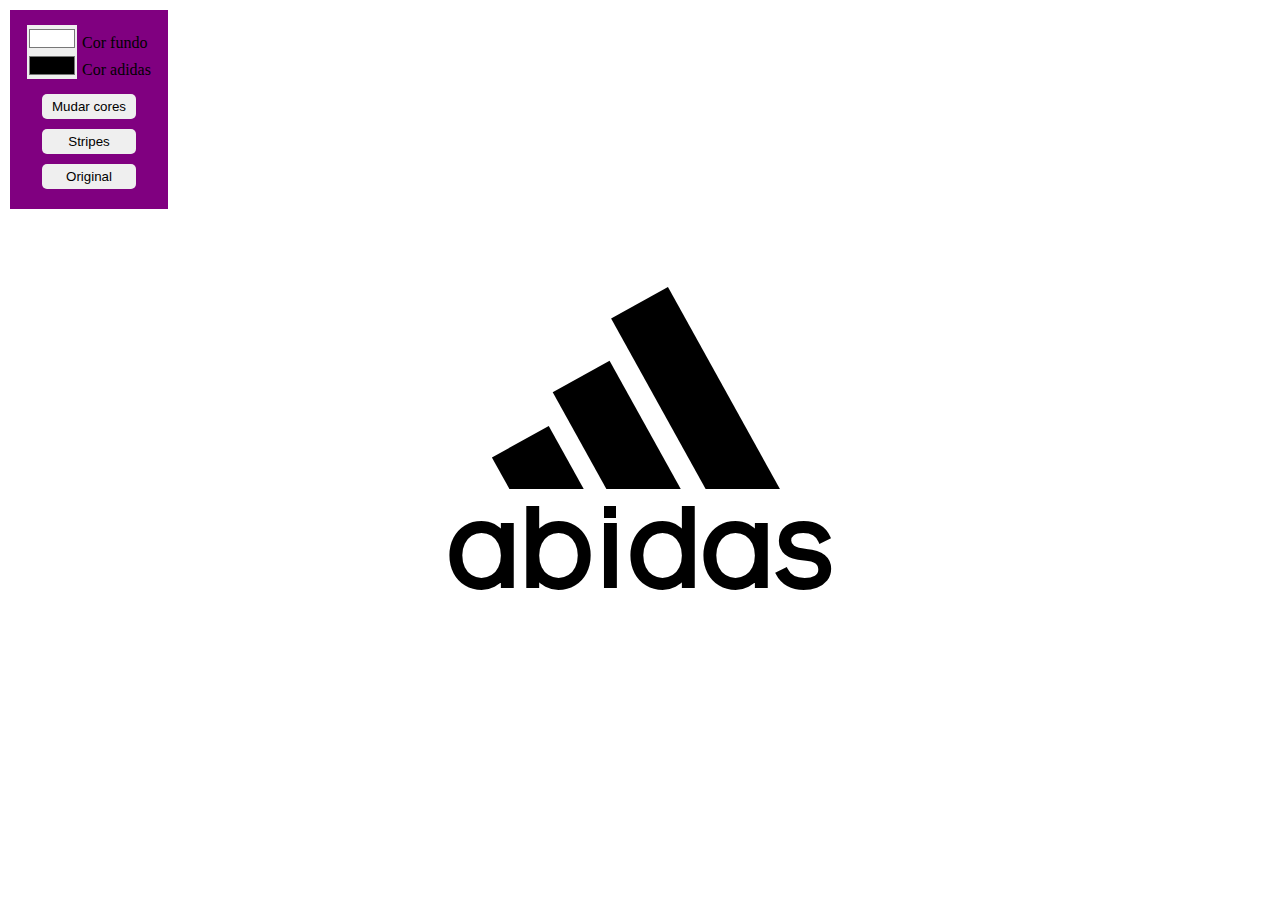
<file: adidas/index.html>
<!DOCTYPE html>
<html lang="pt-br">
<head>
    <meta charset="utf-8">
    <meta name="viewport" content="width=device-width, initial-scale=1">
    <link rel="icon" href="">
    <link rel="stylesheet" type="text/css" href="./assets/remove_padroes.css">
    <link rel="stylesheet" type="text/css" href="./assets/style.css">
    <script type="text/javascript" src="./assets/script.js"></script>

    <!--Fonte "adidas"-->
    <link rel="preconnect" href="https://fonts.googleapis.com">
    <link rel="preconnect" href="https://fonts.gstatic.com" crossorigin>
    <link href="https://fonts.googleapis.com/css2?family=Didact+Gothic&display=swap" rel="stylesheet">


    <title></title>
</head>
<body>
    <div id="containe">
        <div id="inputs">
            <div>
            <input type="color" id="cor1" value="#FFFFFF">Cor fundo
            </div>
            
            <div>
            <input type="color" id="cor2" value="#000">Cor adidas
            </div>
        </div>

        <div id="buttons">
            <button onclick="mudarCor()">Mudar cores</button>
            <button onclick="mudaTudo()">Stripes</button>
            <button onclick="original()">Original</button>
        </div>
    </div>


    <div class="container_total">
        

            <div class="container_principal">
                <div class="logo">
                    <div class="simbolo">
                        <div class="traco"></div>
                        <div class="traco"></div>
                        <div class="traco"></div>
                    </div>

                    <div class="p_branco">
                        <div class="branco"></div>
                        <div class="branco"></div>
                        <div class="branco"></div>
                    </div>

                    <div class="texto">abidas</div>

                    <div class="dot_pai">
                        <div class="dot"></div>
                        <div class="dot"></div>
                    </div>
                </div>
            </div>
    </div>

</body>
</html>
</file>
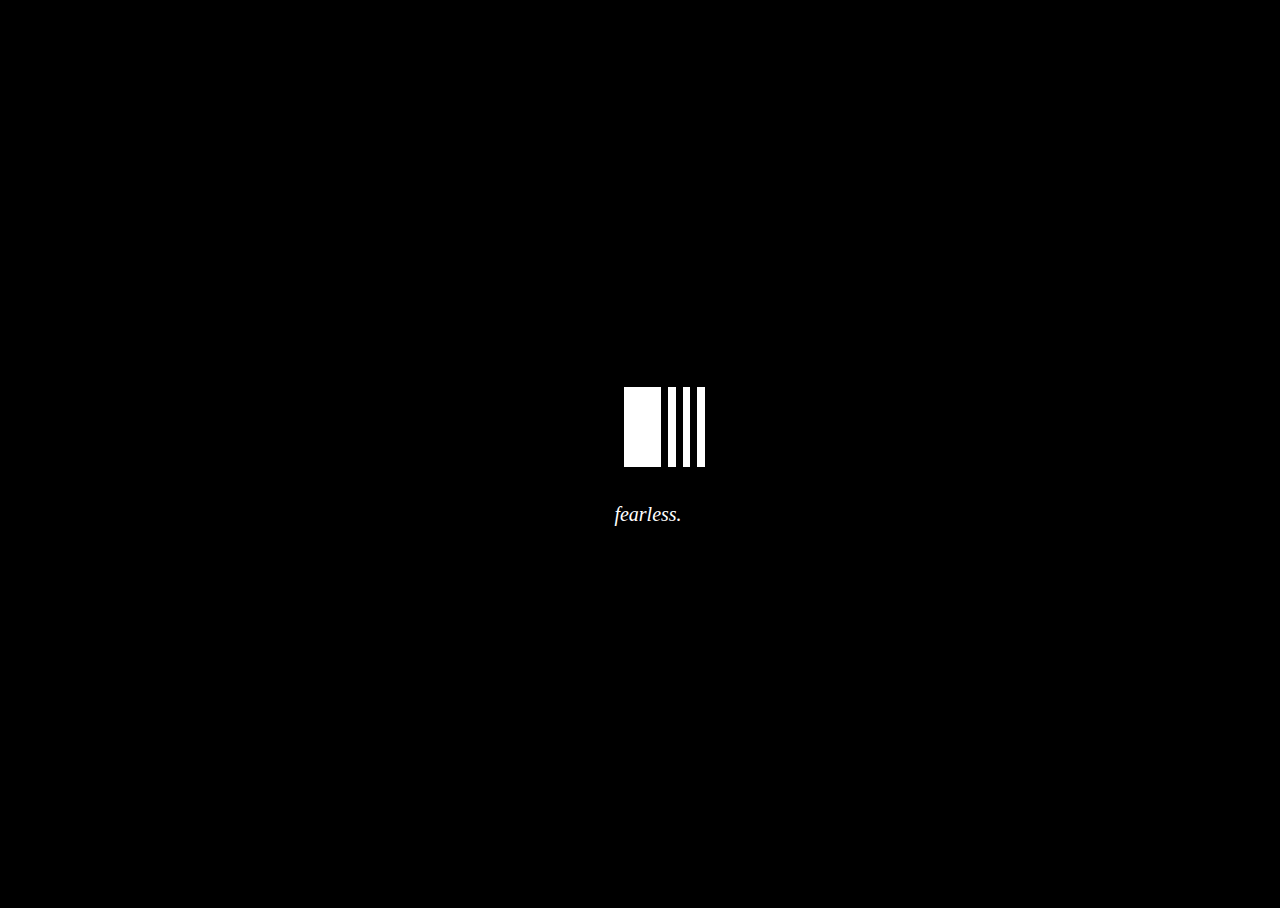
<file: fearless/index.html>
<!DOCTYPE html>
<html>
<head>
    <meta charset="utf-8">
    <meta name="viewport" content="width=device-width, initial-scale=1">
    <link rel="icon" href="./fearless.jpg">
    <link rel="stylesheet" type="text/css" href="file:///C:/Users/jhony/Documents/dev/remove_padroes.css">
    <link rel="stylesheet" type="text/css" href="./style.css">
    <title>Fearless</title>
</head>
<body>
    <div>
        <ul>
            <li></li>
            <li></li>
            <li></li>
            <li></li>
        </ul>
        <p>fearless.</p>
    </div>
    <!--<img src="./fearless.jpg">-->
</body>
</html>
</file>
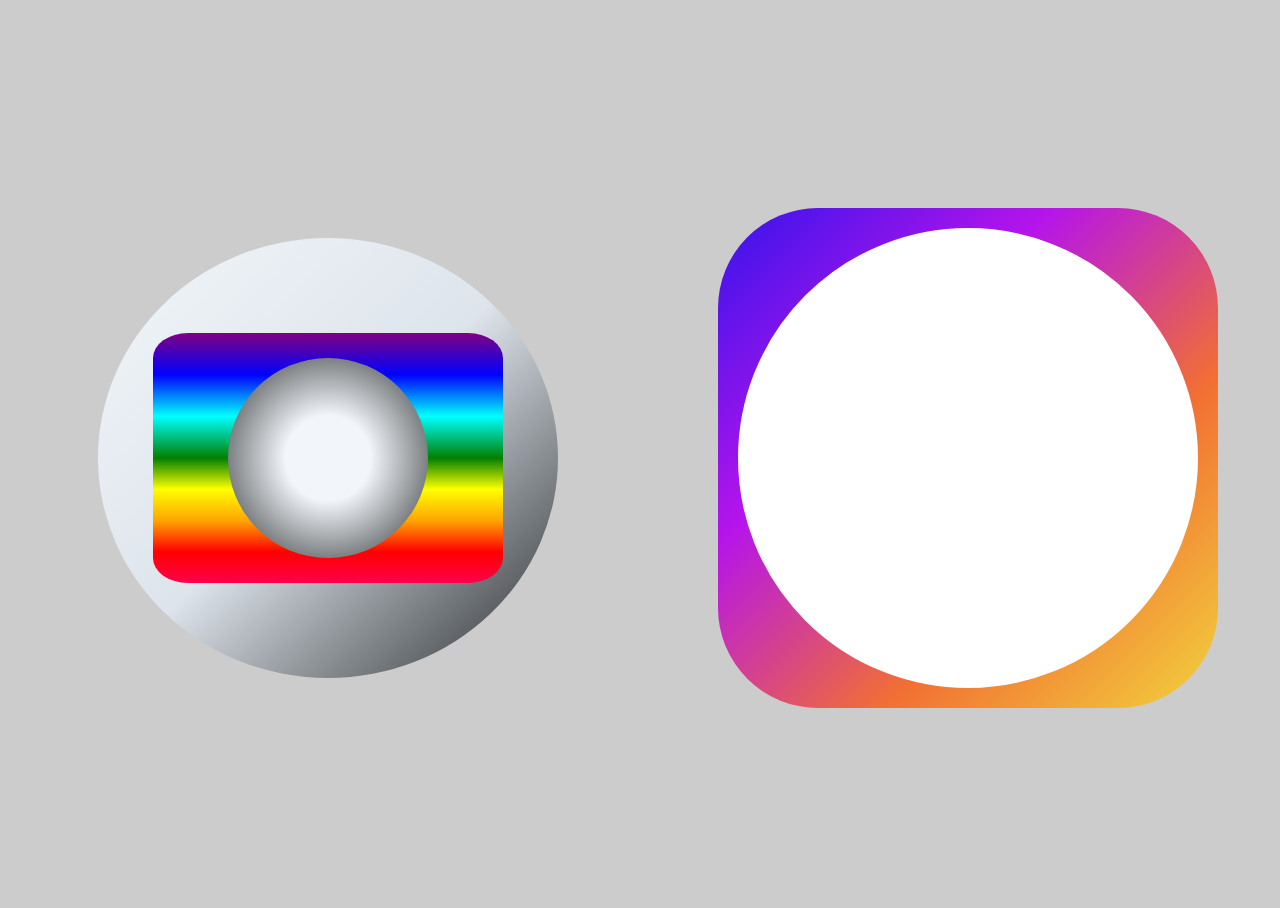
<file: grobo/index.html>
<!DOCTYPE html>
<html>
<head>
    <meta charset="utf-8">
    <meta name="viewport" content="width=device-width, initial-scale=1">
    <link rel="icon" href="">
    <link rel="stylesheet" type="text/css" href="file:///C:/Users/jhony/Documents/dev/remove_padroes.css">
    <link rel="stylesheet" type="text/css" href="./style.css">
    <title></title>
</head>
<body>
    <div>
        <div id="mono">
            <div id="circulo_mono"></div>

            <div id="circle_mono"></div>

            <div id="bolinha_mono"></div>
        </div>

        <div id="cor">
            <div id="corzinha"></div>
            
            <div id="circulo_cor"></div>

            <div id="circle_cor"></div>

            <div id="bolinha_cor"></div>
        </div>
    </div>
</body>
</html>
</file>
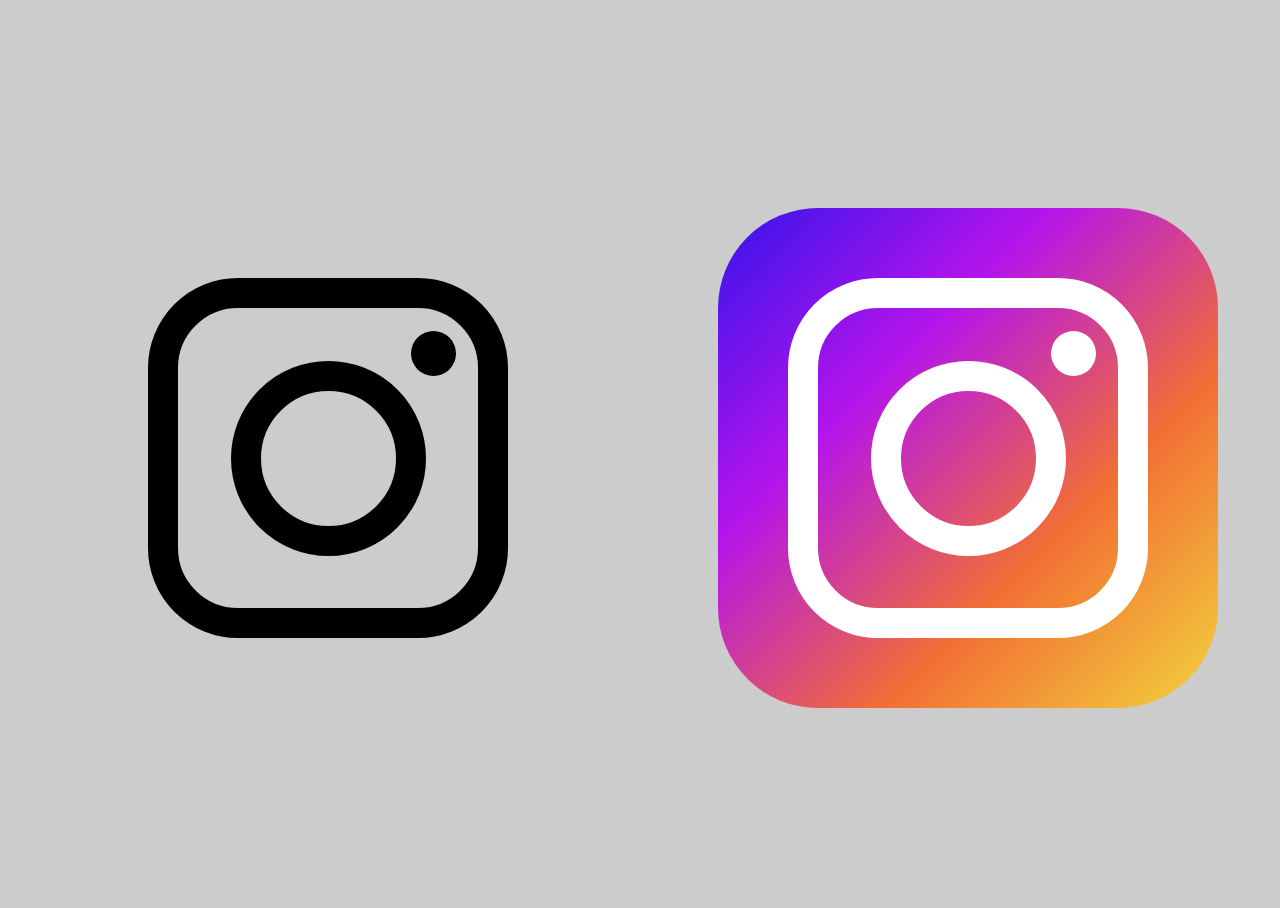
<file: insta/index.html>
<!DOCTYPE html>
<html>
<head>
    <meta charset="utf-8">
    <meta name="viewport" content="width=device-width, initial-scale=1">
    <link rel="icon" href="">
    <link rel="stylesheet" type="text/css" href="file:///C:/Users/jhony/Documents/dev/remove_padroes.css">
    <link rel="stylesheet" type="text/css" href="./style.css">
    <title></title>
</head>
<body>
    <div>
        <div id="mono">
            <div id="quad_mono"></div>

            <div id="circle_mono"></div>

            <div id="bolinha_mono"></div>
        </div>

        <div id="cor">
            <div id="corzinha"></div>
            
            <div id="quad_cor"></div>

            <div id="circle_cor"></div>

            <div id="bolinha_cor"></div>
        </div>
    </div>
</body>
</html>
</file>
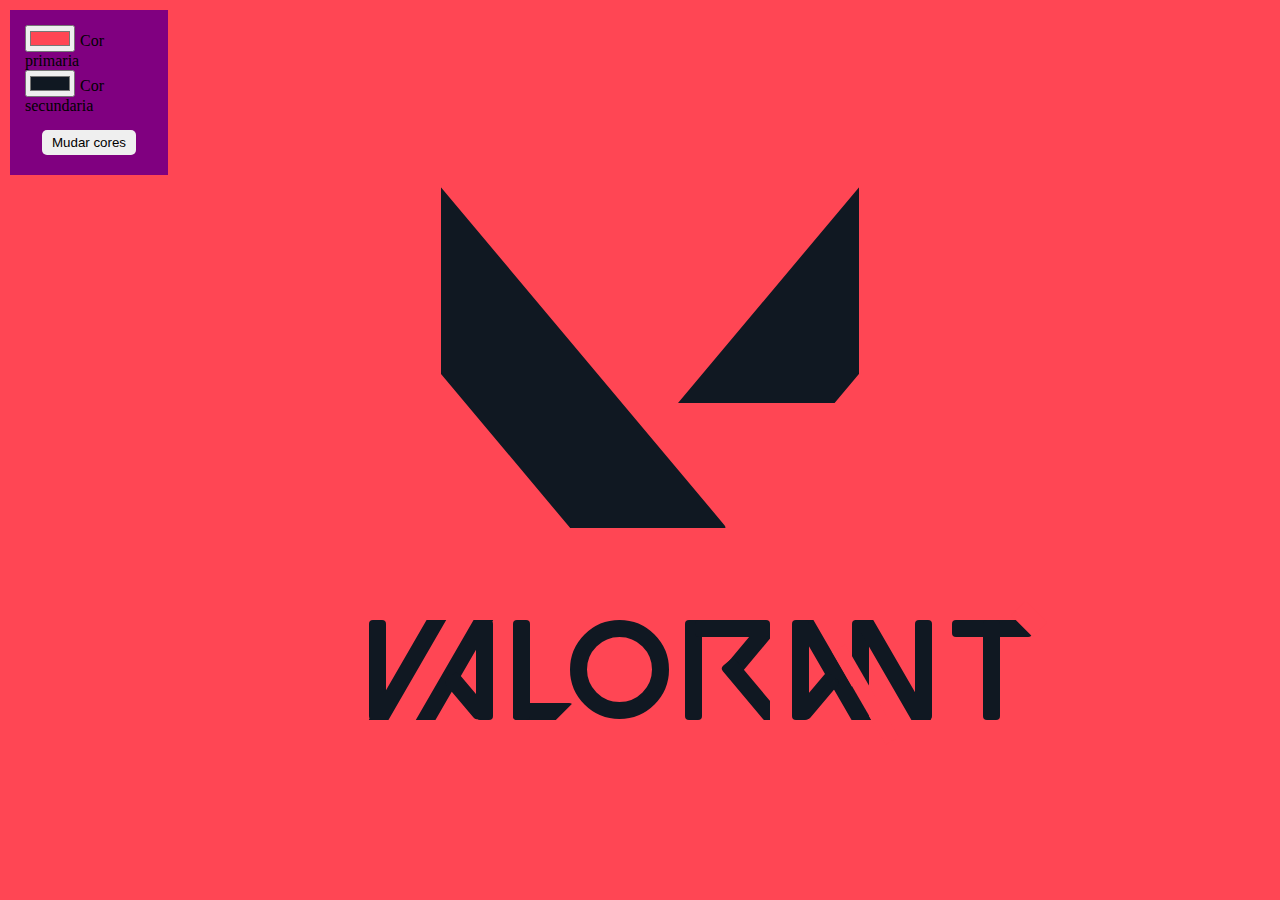
<file: valorant/index.html>
<!DOCTYPE html>
<html>
<head>
    <meta charset="utf-8">
    <meta name="viewport" content="width=device-width, initial-scale=1">
    <link rel="icon" href="">
    <link rel="stylesheet" type="text/css" href="assets/style.css">
    <link rel="stylesheet" type="text/css" href="assets/remove_padroes.css">
    <script type="text/javascript" src="assets/script.js"></script>
    <title>Valorant</title>
</head>
<body>
    <div id="containe">
        <div id="inputs">
            <div>
            <input type="color" id="cor1" value="#ff4654">Cor primaria
            </div>
            
            <div>
            <input type="color" id="cor2" value="#101822">Cor secundaria
            </div>
        </div>

        <div id="buttons">
            <button onclick="mudarCor()">Mudar cores</button>
        </div>
    </div>
    <div class="container_total">
        <div class="container_principal">
            <div class= logo>
                <div class="ltraco"></div>
                <div class="blank"></div>
                <div class="blank"></div>
                <div class="blank"></div>
                <div class="blank"></div>
                <div class="ltraco"></div>
            </div>


            <div class="texto">

                <div class="blank_pai">
                    <div class="blank"></div>
                    <div class="blank"></div>
                    <div class="blank"></div>
                    <div class="blank"></div>
                    <div class="blank"></div>
                    <div class="blank"></div>
                </div>

                <div class="v">
                    <div class="traco"></div>
                    <div class="traco"></div>
                </div>

                <div class="a">
                    <div class="traco"></div>
                    <div class="traco"></div>
                    <div class="traco"></div>
                </div>
                <div class="l">
                    <div class="traco"></div>
                    <div class="traco"></div>
                </div>
                <div class="o">
                    <div id="otraco"></div>
                </div>
                <div class="r">
                    <div class="traco"></div>
                    <div class="traco"></div>
                    <div class="traco"></div>
                    <div class="traco"></div>
                </div>

                <div class="ad">
                    <div class="traco"></div>
                    <div class="traco"></div>
                    <div class="traco"></div>
                </div>

                <div class="n">
                    <div class="traco"></div>
                    <div class="traco"></div>
                    <div class="traco"></div>
                </div>

                <div class="t">
                    <div class="traco"></div>
                    <div class="traco"></div>
                </div>

            </div>
        </div>
    </div>
</body>
</html>
</file>
<file: adidas/assets/remove_padroes.css>
html, body, div, ul, ol, li, button, input, select, textarea{
	margin: 0;
	padding: 0;
	border: 0;
}
</file>
<file: adidas/assets/style.css>
body, .traco, .branco, .texto, .dot{
    transition: 0.7s;
}

html, body{
    width: 100vw;
    height: 100vh;
}

#containe, #inputs, #buttons, .container_total{
    display: flex;
    flex-direction: column;
}

#containe, .simbolo, .simbolo div, .p_branco, .branco, .texto, .dot_pai, .dot{
    position: absolute;
}



#containe{
    background-color: purple;
    align-items: center;
    padding: 15px;
    margin: 10px; 
    width: 10%;
}

#inputs{
    margin-bottom: 10px;
}

input{
    margin-right:5px;
}

button{
    padding: 5px 10px; 
    margin: 5px 10px;
    border: 0;
    border-radius: 5px;
}

.container_total {
    align-items: center;
    justify-content: center;
    width: 100%;
    height: 100vh;
}

.container_principal {
    width: 400px;
    height: 500px;
}

.simbolo{
    z-index: -2;
    margin-bottom: 245px;
}

.simbolo div{
    transform: rotate(-29deg);
    width: 65px;
    background: black;
}

.simbolo :nth-child(1){
    height: 75px;
    margin-top: 237px;
    margin-left: 66px;
}

.simbolo :nth-child(2){
    height: 150px;
    margin-top: 167px;
    margin-left: 145px;

}

.simbolo :nth-child(3){
    height: 235px;
    margin-top: 88px;
    margin-left: 224px;
}

.branco{
    z-index: -1;
    margin-top: 289px;
    height:40px;
    width: 401px;
    background: #fff;
}

.p_branco :nth-child(2){
    z-index: 1;
    width: 260px;
    height:17px;
    margin-top: 289px;
}

.p_branco :nth-child(3){
    z-index: -2;
    height:100px;
    margin-top: 289px;
}

.texto{
    margin-top: 250px;
    margin-left: 7px;
    font-family: 'Didact Gothic', sans-serif;
    font-weight: 999;
    font-size:130px;
}
.dot_pai{
    margin-top: 6px;
}
.dot{
    width:12px;
    height:20px;
    margin-top: 290px;
    margin-left: 164px;
    background: #000;
}

.dot_pai :nth-child(1){
    width:20px;
    background: #fff ;
    margin-left: 160px;
}

.dot_pai :last-child{
    height:12px;
    margin-top: 300px;
}
</file>
<file: fearless/style.css>
html, body{
    font-family: 'Lyon Text';
    width: 100vw;
    height: 100vh;
    background-color: #000;
}

div{
    height: 100vh;
    width: 100vw;
    display: flex;
    flex-direction: column;
    justify-content: center;
    align-items: center;
}

ul{
    display: flex;
    list-style: none;
}
li{
    background-color: #fff;
    margin-right: 7px;
    height: 80px;
    width: 7.4px;
}

ul :nth-child(1){
    width: 37px;
}

p {
    font-size: 20px;
    font-style: italic;
    margin-top: 1em;
    color: #fff;
}
</file>
<file: grobo/style.css>
html, body{
    width: 100vw;
    height: 100vh;
    background-color: #ccc;
}

div{
    height: 100vh;
    width: 100vw;
    display: flex;
    justify-content: center;
    align-items: center;
}

/*
#mono, #cor{
    position: absolute;
}*/

#circulo_mono, #circle_mono, #bolinha_mono{
    position: absolute;
    border: 30px solid #000;
    border-radius: 50%;
}

#circulo_mono{
    height: 440px;
    width: 460px;
    border: 0px;
    border-radius: 50%;
    background: linear-gradient(to bottom right, #f2f6fa,#dde4eb, #292c2e);
}

#circle_mono{
    height: 250px;
    width: 350px;
    border: 0px;
    border-radius: 10%;
    background-image:linear-gradient(purple, blue, cyan, green 50%, yellow, orange, red, rgb(255, 0, 76));
}

#bolinha_mono{
    height: 200px;
    width: 200px;
    border: 20px;
    background: radial-gradient(#f2f6fa 30%, #292c2e);
}

#corzinha{
    position: absolute;
    height: 500px;
    width: 500px;
    background-image: conic-gradient(from 0deg at 35% 45%, #3414eb, #b514eb 50deg,#f2613d 140deg, #f28b3d 160deg, #f2d43d 200deg, #f28b3d 240deg, #f26a3d 260deg, #f2613d 280deg, #b514eb 310deg, #3414eb 340deg);
    background-image: linear-gradient(to bottom right, #3414eb, #b514eb, #f26f33, #f2d43d);
    border-radius: 20%;
}

#circulo_cor, #circle_cor, #bolinha_cor{
    position: absolute;
    border: 30px solid #fff;
    border-radius: 50%;
}

#circulo_cor{
    height: 400px;
    width: 400px;
    background-color: #fff;
    border-radius: 50%;
}

#circle_cor{
    height: 135px;
    width: 135px;
}

#bolinha_cor{
    height: 45px;
    width: 45px;
    border: 20px;
    background-color: #fff;
    margin: 0 0 210px 210px;
}
</file>
<file: insta/style.css>
html, body{
    width: 100vw;
    height: 100vh;
    background-color: #ccc;
}

div{
    height: 100vh;
    width: 100vw;
    display: flex;
    justify-content: center;
    align-items: center;
}

/*
#mono, #cor{
    position: absolute;
}*/

#quad_mono, #circle_mono, #bolinha_mono{
    position: absolute;
    border: 30px solid #000;
    border-radius: 50%;
}

#quad_mono{
    height: 300px;
    width: 300px;
    border-radius: 25%;
}

#circle_mono{
    height: 135px;
    width: 135px;
}

#bolinha_mono{
    height: 45px;
    width: 45px;
    border: 20px;
    background-color: #000;
    margin: 0 0 210px 210px;
}

#corzinha{
    position: absolute;
    height: 500px;
    width: 500px;
    background-image: conic-gradient(from 0deg at 35% 45%, #3414eb, #b514eb 50deg,#f2613d 140deg, #f28b3d 160deg, #f2d43d 200deg, #f28b3d 240deg, #f26a3d 260deg, #f2613d 280deg, #b514eb 310deg, #3414eb 340deg);
    background-image: linear-gradient(to bottom right, #3414eb, #b514eb, #f26f33, #f2d43d);
    border-radius: 20%;
}

#quad_cor, #circle_cor, #bolinha_cor{
    position: absolute;
    border: 30px solid #fff;
    border-radius: 50%;
}

#quad_cor{
    height: 300px;
    width: 300px;
    border-radius: 25%;
}

#circle_cor{
    height: 135px;
    width: 135px;
}

#bolinha_cor{
    height: 45px;
    width: 45px;
    border: 20px;
    background-color: #fff;
    margin: 0 0 210px 210px;
}
</file>
<file: valorant/assets/style.css>
body, .blank, .traco, .ltraco, #otraco{
    transition: 0.7s;
}

html, body{
    width: 100vw;
    height: 100vh;
}

body, .blank{
    background-color: #ff4654
}

#containe{
    background-color: purple;
    position: absolute;
    display: flex;
    flex-direction: column;
    align-items: center;
    padding: 15px;
    margin: 10px; 
    width: 10%;
}

#inputs{
    display: flex;
    flex-direction: column;
    margin-bottom: 10px;
}

input{
    margin-right:5px;
}

#buttons{
    display: flex;
    flex-direction: column;
}

button{
    padding: 5px 10px; 
    margin: 5px 10px;
    border: 0;
    border-radius: 5px;
}

.container_total {
    display: flex;
    flex-direction: column;
    align-items: center;
    justify-content: center;
    width: 100%;
    height: 100vh;
}

.container_principal {
    width: 400px;
    height: 500px;
    display: flex;
    flex-direction: column;
    justify-content: center;
    align-items: center;
}

.blank{
    position: absolute;
    z-index: -1;
    width:780px;
    height:30px;
}

.blank_pai :first-child{
    margin-top: -30px;
}

.blank_pai :nth-child(2){
    margin-top: 100px;
    margin-left: -20px;
}

.blank_pai :nth-child(3){
    width: 15px;
    margin-top: 21px;
    margin-left: 509px;
    transform: rotate(-30deg);
    height: 107px;
}

.blank_pai :nth-child(4){
    width: 30px;
    height: 100px;
    margin-left: 421px;
}

.blank_pai :nth-child(5){
    width:20px;
    margin-top: -16px;
    margin-left: 670px;
    transform: rotate(-45deg);
}

.blank_pai :last-child{
    width:20px;
    margin-top: 82px;
    margin-left: 214px;
    transform: rotate(45deg)
}

.logo{
    display: flex;
}

.ltraco{
    margin-left: 20px;
    width: 120px;
    height: 457px;
}

.logo :nth-child(2){
    width: 120px;
    height: 243px;
    margin-top: -5px;
    margin-left: -133px;
}

.logo :nth-child(3){
    width: 120px;
    height: 243px;
    margin-top: -5px;
    margin-left: 405px;
}

.logo :nth-child(4){
    z-index: -3;
    width: 308px;
    height: 180px;
    margin-top: 240px;
    margin-left: 80px;
}

.logo :nth-child(5){
    width: 308px;
    height: 68px;
    margin-top: 365px;
    margin-left: 80px;
}

.logo :first-child{
    z-index: -2;
    transform: rotate(-40deg)
}

.logo :last-child{
    z-index: -4;
    transform: rotate(40deg);
    margin-left: 112px;
}


.texto{
    display:flex
}

.texto > div{
    display: flex;
    margin-left:20px
}

.traco, .ltraco{
    background-color: #101822;
    border-radius: 4px;
}
.traco{
    width: 17px;
    height: 100px;
}

.v :last-child{
    z-index: -2;
    margin-top: -19px;
    margin-left: 30px;
    position: absolute;
    height: 138px;
    transform: rotate(30deg);
}

.a :first-child{
    position: absolute;
    z-index: -2;
    margin-top: -19px;
    margin-left: 40px;
    height: 138px;
    transform: rotate(30deg);
}

.a :nth-child(2){
    margin-left: 70px;
}

.a :last-child{
    z-index: -2;
    position: absolute;
    margin-top: 51px;
    margin-left: 52px;
    transform: rotate(-40deg);
    height: 50px;
}

.l :last-child{
    position: absolute;
    z-index: -2;
    height: 17px;
    width: 60px;
    margin-top: 83px;
}

#otraco{
    position: absolute;
    height: 65px;
    width: 65px;
    border: 17px solid #101822;
    border-radius: 50%;
    margin-left: 20px;
}

.r :first-child{
    margin-left: 115px;
}

.r :nth-child(2){
    margin-left: -7px;
    height: 17px;
    width: 75px;
}

.r :nth-child(3){
    z-index: -2;
    height: 60px;
    transform: rotate(40deg);
    margin-left:-30px;
    margin-top: 1px;
}

.r :last-child{
    z-index: -2;
    height: 83px;
    transform: rotate(-40deg);
    margin-left:-12px;
    margin-top: 33px;
}

.ad div{
    margin-left: 10px;
}


.ad :nth-child(2){
    position: absolute;
    z-index: -2;
    margin-top: -19px;
    margin-left: 42px;
    height: 138px;
    transform: rotate(-30deg);
}

.ad :last-child{
    z-index: -2;
    position: absolute;
    margin-top: 51px;
    margin-left: 27px;
    transform: rotate(40deg);
    height: 50px;
}

.n div{
    margin-left: 23px;
}

.n :first-child{
    z-index: -2;
}

.n :nth-child(2){
    z-index: -2;
    margin-top: -13px;
    margin-left: 16px;
    transform: rotate(-30deg);
    height: 130px;
}

.n :last-child{
    margin-left: 13px;
}

.t :first-child{
    position: absolute;
    margin-left: 31px;
}

.t :last-child{
    position: absolute;
    z-index: -2;
    height: 17px;
    width: 80px;
}
</file>
<file: valorant/assets/remove_padroes.css>
html, body {
	margin: 0;
}
</file>
